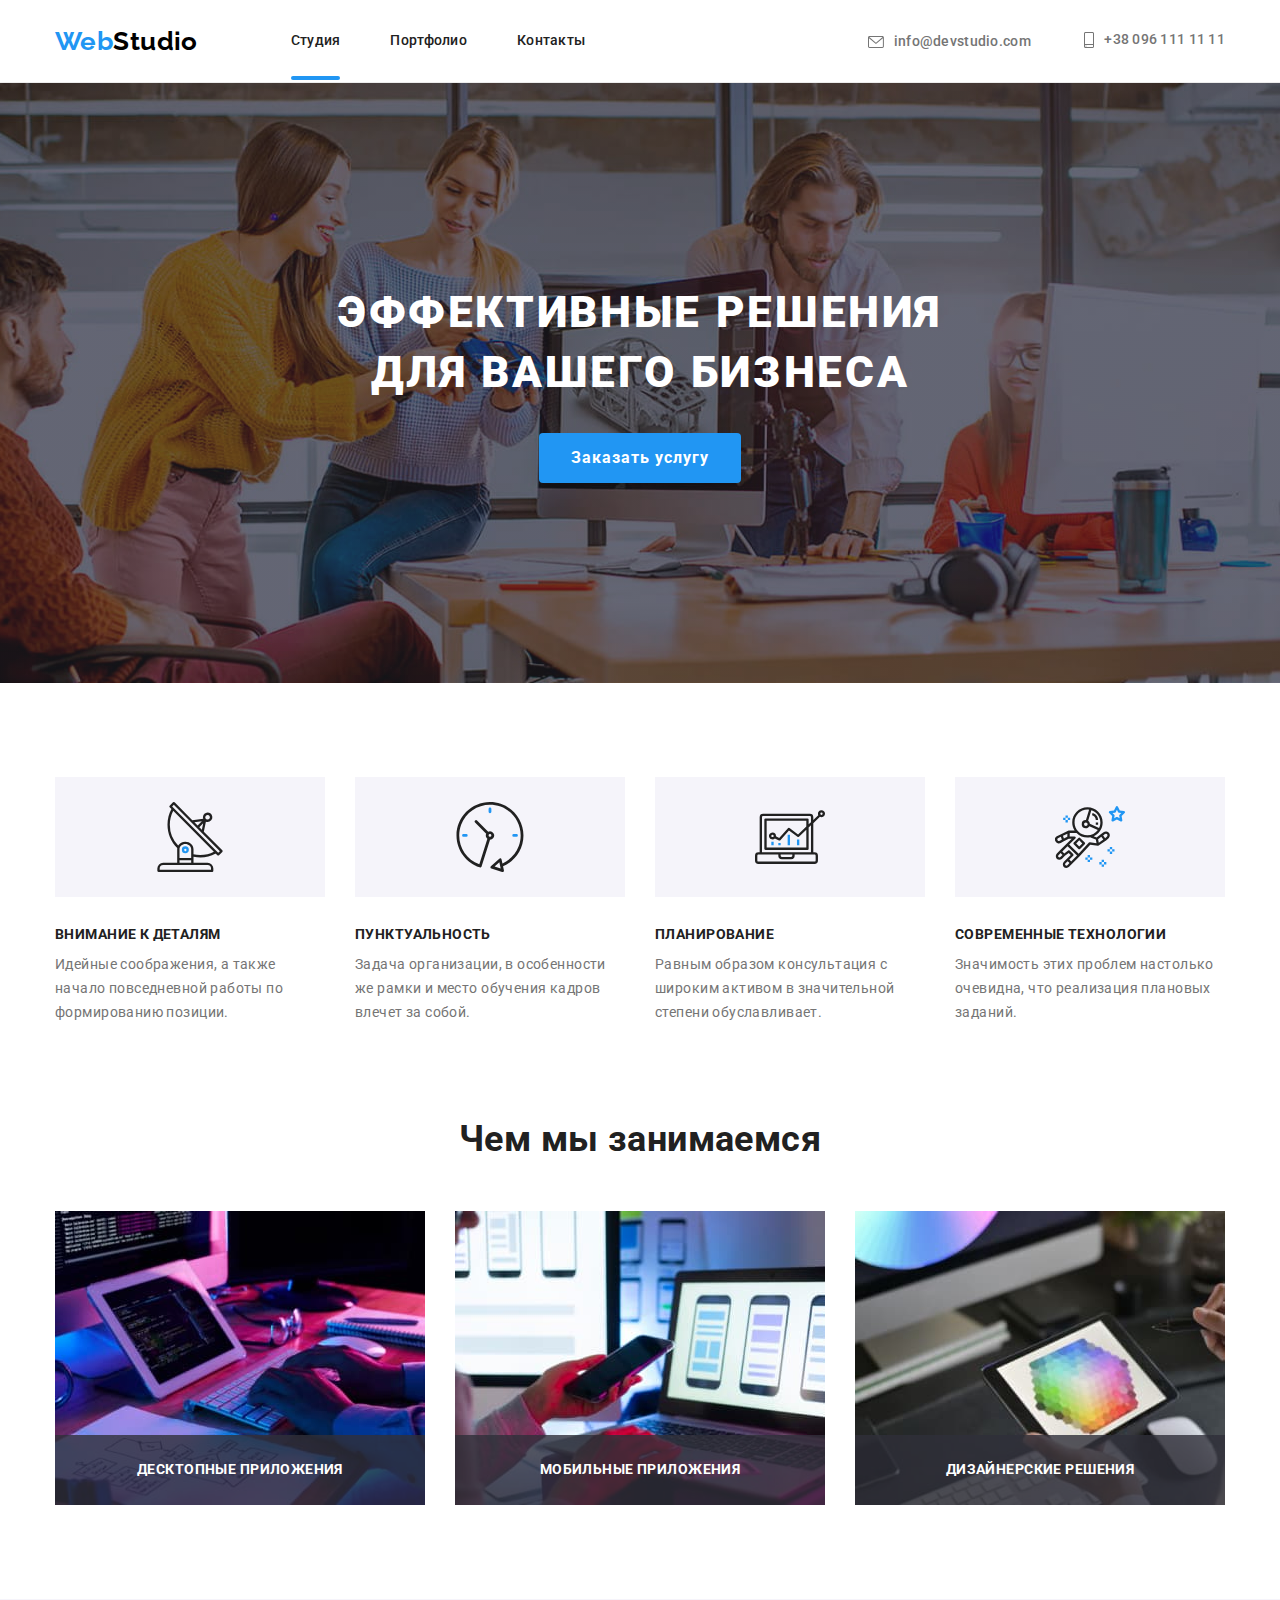
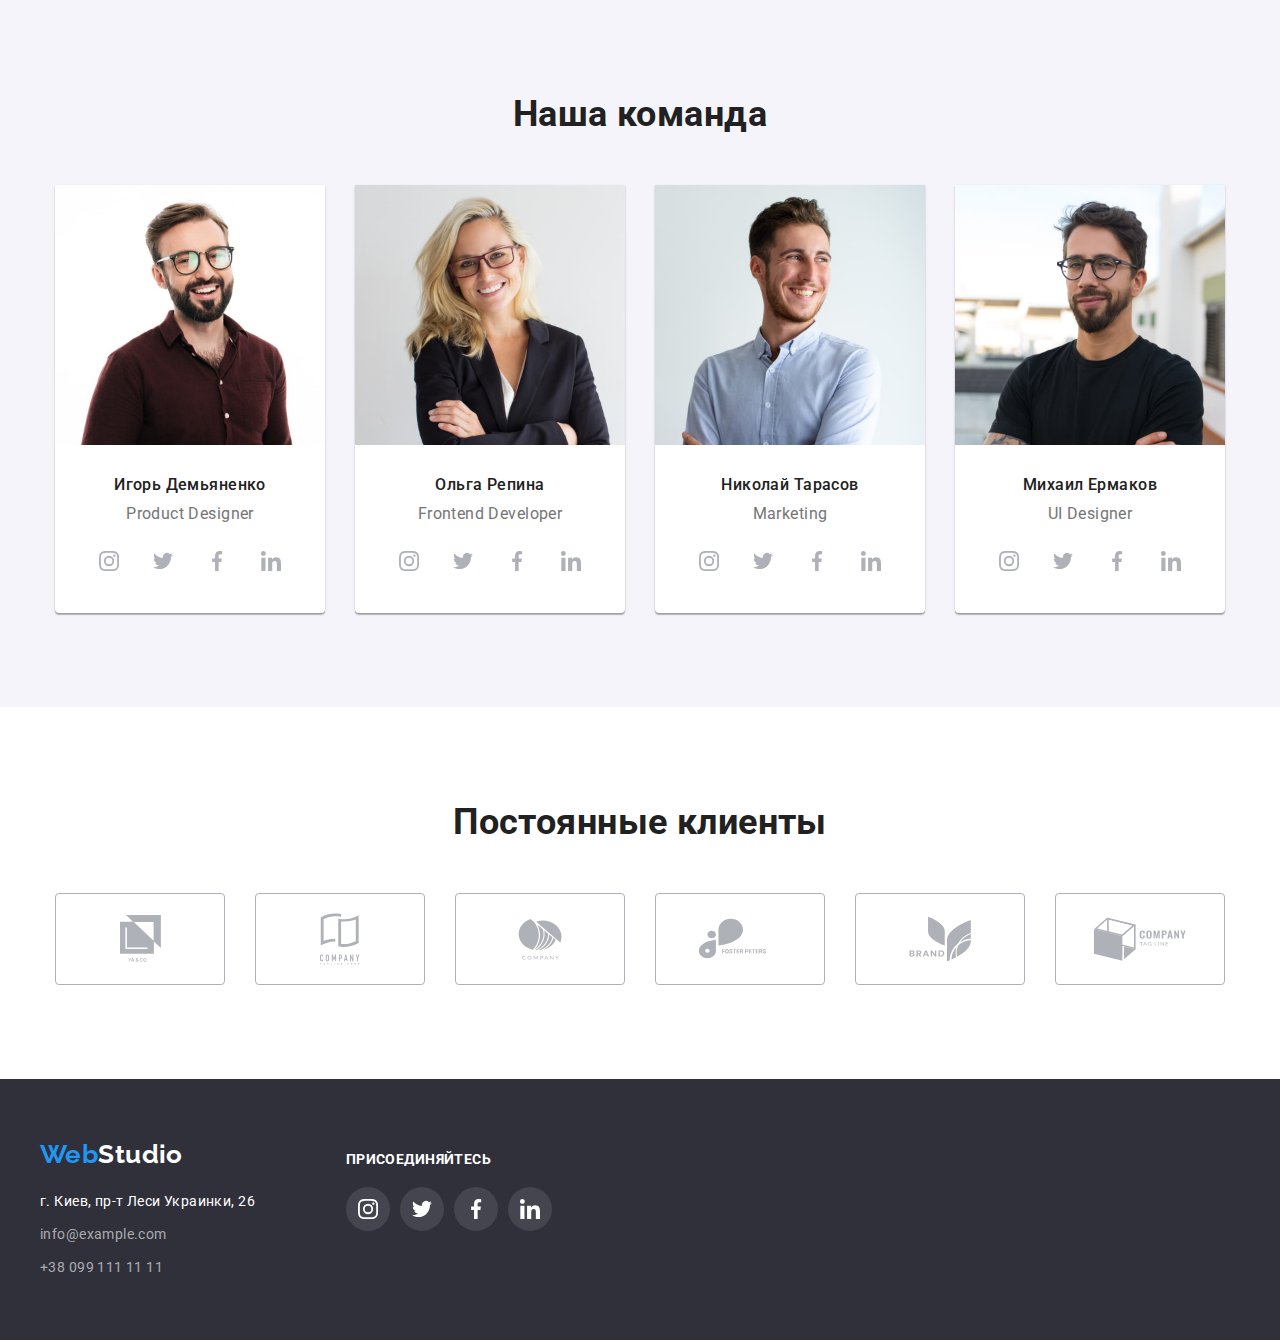
<file: index.html>
<!DOCTYPE html>
<html lang="ru">
<head>
    <meta charset="UTF-8">
    <meta http-equiv="X-UA-Compatible" content="IE=edge">
    <meta name="viewport" content="width=device-width, initial-scale=1.0">
    <title>WebStudio</title>
    <link rel="preconnect" href="https://fonts.googleapis.com">
    <link rel="preconnect" href="https://fonts.gstatic.com" crossorigin>
    <link href="https://fonts.googleapis.com/css2?family=Raleway:wght@700&family=Roboto:wght@400;500;700;900&display=swap"
        rel="stylesheet">
    <link rel="stylesheet" href="./css/modern-normalize.css">
    <link rel="stylesheet" href="./css/styles.css">
</head>

<body>

    <!-- HEADER -->

    <header class="header">
        <div class="container header-container">
            <a href="./index.html" class="logo"><span class="logo-part">Web</span>Studio</a>
            <nav class="nav">
                <ul class="nav-items">
                    <li class="item"><a href="./index.html" class="nav-link current">Студия</a></li>
                    <li class="item"><a href="./portfolio.html" class="nav-link">Портфолио</a></li>
                    <li class="item"><a href="" class="nav-link">Контакты</a></li>
                </ul>
            </nav>
            <div class="header-contacts">
                <a href="mailto:info@devstudio.com" class="header-link"><svg class="icon-contact" width="16" height="12"><use href="./images/symbol-defs.svg#envelope"></use></svg>info@devstudio.com</a>
                <a href="tel:+380961111111" class="header-link"><svg class="icon-contact" width="10" height="16">
                    <use href="./images/symbol-defs.svg#smartphone"></use>
                </svg>+38 096 111 11 11</a>
            </div>
        </div>
    </header>

    <!-- MAIN -->

    <main>

        <!-- Hero -->

        <section class="hero">
            <h1 class="hero-title">Эффективные решения<br>для вашего бизнеса</h1>
            <button type="button" class="hero-btn btn" data-modal-open>Заказать услугу</button>
        </section>

        <!-- Особенности ------ FEATURES -->

        <section class="section features">
            <div class="container">
                <h2 class="section-title hidden">Особенности</h2>
                <ul class="features-list">
                    <li class="item item-antenna">
                        <div class="icon-block">
                            <svg class="features-icon" width="70" height="70">
                                <use href="./images/symbol-defs.svg#antenna">
                                </use>
                            </svg>
                        </div>
                        <h3 class="features-subtitle">
                            Внимание к деталям
                        </h3>
                        <p class="features-content">Идейные соображения, а также начало повседневной работы по формированию позиции.
                        </p>
                    </li>
                    <li class="item item-clock">
                        <div class="icon-block">
                            <svg class="features-icon" width="70" height="70">
                                <use href="./images/symbol-defs.svg#clock">
                                </use>
                            </svg>
                        </div>
                        <h3 class="features-subtitle">Пунктуальность</h3>
                        <p class="features-content">Задача организации, в особенности же рамки и место обучения кадров влечет за
                            собой.</p>
                    </li>
                    <li class="item item-comp">
                        <div class="icon-block">
                            <svg class="features-icon" width="70" height="70">
                                <use href="./images/symbol-defs.svg#diagram">
                                </use>
                            </svg>
                        </div>
                        <h3 class="features-subtitle">Планирование</h3>
                        <p class="features-content">Равным образом консультация с широким активом в значительной степени
                            обуславливает.</p>
                    </li>
                    <li class="item item-astronaut">
                        <div class="icon-block">
                            <svg class="features-icon" width="70" height="70">
                                <use href="./images/symbol-defs.svg#astronaut">
                                </use>
                            </svg>
                        </div>
                        <h3 class="features-subtitle">Современные технологии</h3>
                        <p class="features-content">Значимость этих проблем настолько очевидна, что реализация плановых заданий.</p>
                    </li>
                </ul>
            </div>
        </section>

        <!-- Чем Занимаемся ------- EXAMPLES-->

        <section class="section examples">
            <div class="container">
                <h2 class="section-title examples-title">Чем мы занимаемся</h2>
                <ul class="examples-list">
                    <li class="item example-item">
                        <img src="./images/duties/duty1.jpg" alt="Занятие 1" width="370" class="examples-img">
                        <h3 class="example-hover">Десктопные приложения</h3>
                    </li>
                    <li class="item example-item">
                        <img src="./images/duties/duty2.jpg" alt="Занятие 2" width="370" class="examples-img">
                        <h3 class="example-hover">Мобильные приложения</h3>
                    </li>
                    <li class="item example-item">
                        <img src="./images/duties/duty3.jpg" alt="Занятие 3" width="370" class="examples-img">
                        <h3 class="example-hover">Дизайнерские решения</h3>
                    </li>
                </ul>
            </div>
        </section>

        <!-- Наша команда -------TEAM-->

        <section class="section team">
            <div class="container">
                <h2 class="section-title team-title">Наша команда</h2>
                <ul class="team-list">
                    <li class="item">
                        <img src="./images/team/team1.jpg" alt="Игорь Демьяненко" width="270" class="team-img">
                        <div class="team-content">
                            <h3 class="team-name">Игорь Демьяненко</h3>
                            <p lang="en" class="team-info">Product Designer</p>
                            <ul class="social">
                                <li class="item">
                                    <a class="social-link" href="" aria-label="instagram">
                                        <svg width="20" height="20">
                                            <use href="./images/symbol-defs.svg#instagram">
                                            </use>
                                        </svg>
                                    </a>
                                </li>
                                <li class="item">
                                    <a class="social-link" href="" aria-label="twitter">
                                        <svg width="20" height="20">
                                            <use href="./images/symbol-defs.svg#twitter">
                                            </use>
                                        </svg>
                                    </a>
                                </li>
                                <li class="item">
                                    <a class="social-link" href="" aria-label="facebook">
                                        <svg width="20" height="20">
                                            <use href="./images/symbol-defs.svg#facebook">
                                            </use>
                                        </svg>
                                    </a>
                                </li>
                                <li class="item">
                                    <a class="social-link" href="" aria-label="linkedin">
                                        <svg width="20" height="20">
                                            <use href="./images/symbol-defs.svg#linkedin">
                                            </use>
                                        </svg>
                                    </a>
                                </li>
                            </ul>
                        </div>
                    </li>
                    <li class="item">
                        <img src="./images/team/team2.jpg" alt="Ольга Репина" width="270" class="team-img">
                        <div class="team-content">
                            <h3 class="team-name">Ольга Репина</h3>
                            <p lang="en" class="team-info">Frontend Developer</p>
                            <ul class="social">
                                <li class="item">
                                    <a class="social-link" href="" aria-label="instagram">
                                        <svg width="20" height="20">
                                            <use href="./images/symbol-defs.svg#instagram">
                                            </use>
                                        </svg>
                                    </a>
                                </li>
                                <li class="item">
                                    <a class="social-link" href="" aria-label="twitter">
                                        <svg width="20" height="20">
                                            <use href="./images/symbol-defs.svg#twitter">
                                            </use>
                                        </svg>
                                    </a>
                                </li>
                                <li class="item">
                                    <a class="social-link" href="" aria-label="facebook">
                                        <svg width="20" height="20">
                                            <use href="./images/symbol-defs.svg#facebook">
                                            </use>
                                        </svg>
                                    </a>
                                </li>
                                <li class="item">
                                    <a class="social-link" href="" aria-label="linkedin">
                                        <svg width="20" height="20">
                                            <use href="./images/symbol-defs.svg#linkedin">
                                            </use>
                                        </svg>
                                    </a>
                                </li>
                            </ul>
                        </div>
                    </li>
                    <li class="item">
                        <img src="./images/team/team3.jpg" alt="Николай Тарасов" width="270" class="team-img">
                        <div class="team-content">
                            <h3 class="team-name">Николай Тарасов</h3>
                            <p lang="en" class="team-info">Marketing</p>
                            <ul class="social">
                                <li class="item">
                                    <a class="social-link" href="" aria-label="instagram">
                                        <svg width="20" height="20">
                                            <use href="./images/symbol-defs.svg#instagram">
                                            </use>
                                        </svg>
                                    </a>
                                </li>
                                <li class="item">
                                    <a class="social-link" href="" aria-label="twitter">
                                        <svg width="20" height="20">
                                            <use href="./images/symbol-defs.svg#twitter">
                                            </use>
                                        </svg>
                                    </a>
                                </li>
                                <li class="item">
                                    <a class="social-link" href="" aria-label="facebook">
                                        <svg width="20" height="20">
                                            <use href="./images/symbol-defs.svg#facebook">
                                            </use>
                                        </svg>
                                    </a>
                                </li>
                                <li class="item">
                                    <a class="social-link" href="" aria-label="linkedin">
                                        <svg width="20" height="20">
                                            <use href="./images/symbol-defs.svg#linkedin">
                                            </use>
                                        </svg>
                                    </a>
                                </li>
                            </ul>
                        </div>
                    </li>
                    <li class="item">
                        <img src="./images/team/team4.jpg" alt="Михаил Ермаков" width="270" class="team-img">
                        <div class="team-content">
                            <h3 class="team-name">Михаил Ермаков</h3>
                            <p lang="en" class="team-info">UI Designer</p>
                            <ul class="social">
                                <li class="item">
                                    <a class="social-link" href="" aria-label="instagram">
                                        <svg width="20" height="20">
                                            <use href="./images/symbol-defs.svg#instagram">
                                            </use>
                                        </svg>
                                    </a>
                                </li>
                                <li class="item">
                                    <a class="social-link" href="" aria-label="twitter">
                                        <svg width="20" height="20">
                                            <use href="./images/symbol-defs.svg#twitter">
                                            </use>
                                        </svg>
                                    </a>
                                </li>
                                <li class="item">
                                    <a class="social-link" href="" aria-label="facebook">
                                        <svg width="20" height="20">
                                            <use href="./images/symbol-defs.svg#facebook">
                                            </use>
                                        </svg>
                                    </a>
                                </li>
                                <li class="item">
                                    <a class="social-link" href="" aria-label="linkedin">
                                        <svg width="20" height="20">
                                            <use href="./images/symbol-defs.svg#linkedin">
                                            </use>
                                        </svg>
                                    </a>
                                </li>
                            </ul>
                        </div>
                    </li>
                </ul>
            </div>
        </section>

        <!-- Our CLIENTS -->

        <section class="section clients">
            <div class="container">
                <h2 class="section-title client-title">Постоянные клиенты</h2>
                <ul class="client-list">
                    <li class="item">
                        <a class="client-link" href="" aria-label="client1" ><svg width="41" height="47"><use href="./images/symbol-defs.svg#client1"></use></svg></a>
                    </li>
                    <li class="item">
                        <a class="client-link" href="" aria-label="client2"><svg width="40" height="52"><use href="./images/symbol-defs.svg#client2"></use></svg></a>
                    </li>
                    <li class="item">
                        <a class="client-link" href="" aria-label="client3"><svg width="44" height="42"><use href="./images/symbol-defs.svg#client3"></use></svg></a>
                    </li>
                    <li class="item">
                        <a class="client-link" href="" aria-label="client4"><svg width="85" height="41"><use href="./images/symbol-defs.svg#client4"></use></svg></a>
                    </li>
                    <li class="item">
                        <a class="client-link" href="" aria-label="client5"><svg width="63" height="46"><use href="./images/symbol-defs.svg#client5"></use></svg></a>
                    </li>
                    <li class="item">
                        <a class="client-link" href="" aria-label="client6"><svg width="94" height="44"><use href="./images/symbol-defs.svg#client6"></use></svg></a>
                    </li>
                </ul>
            </div>

        </section>
    </main>


    <!-- Footer -->


    <footer class="footer">
        <div class="container footer">
            <div class="footer-address">
                <a href="./index.html" class="logo"><span class="logo-part">Web</span><span class="logo-bot">Studio</span></a>
                <address class="address">
                    <ul class="footer-list">
                        <li class="item">
                            <a href="" class="address-city">г. Киев, пр-т Леси Украинки, 26</a>
                        </li>
                        <li class="item">
                            <a href="mailto:info@example.com" class="address-contact">info@example.com</a>
                        </li>
                        <li class="item">
                            <a href="tel:+380991111111" class="address-contact">+38 099 111 11 11</a>
                        </li>
                    </ul>
                </address>
            </div>

            <div class="footer-conect">
                <b class="conect-title">присоединяйтесь</b>
                <ul class="social">
                    <li class="item">
                        <a class="social-link conect-link" href="" aria-label="instagram">
                            <svg width="20" height="20">
                                <use href="./images/symbol-defs.svg#instagram">
                                </use>
                            </svg>
                        </a>
                    </li>
                    <li class="item">
                        <a class="social-link conect-link" href="" aria-label="twitter">
                            <svg width="20" height="20">
                                <use href="./images/symbol-defs.svg#twitter">
                                </use>
                            </svg>
                        </a>
                    </li>
                    <li class="item">
                        <a class="social-link conect-link" href="" aria-label="facebook">
                            <svg width="20" height="20">
                                <use href="./images/symbol-defs.svg#facebook">
                                </use>
                            </svg>
                        </a>
                    </li>
                    <li class="item">
                        <a class="social-link conect-link" href="" aria-label="linkedin">
                            <svg width="20" height="20">
                                <use href="./images/symbol-defs.svg#linkedin">
                                </use>
                            </svg>
                        </a>
                    </li>
                </ul>
            </div>
        </div>
    </footer>
    <!--  MODALKA-->

    <div class="backdrop is-hidden" data-modal>
        <div class="modal">
            <button class="modal-btn" data-modal-close>
                <svg width="18" height="18">
                <use href="./images/symbol-defs.svg#vector"></use>
                </svg>
            </button>
        </div>
    </div>

<script src="./js/modal.js"></script>
</body>

</html>
</file>
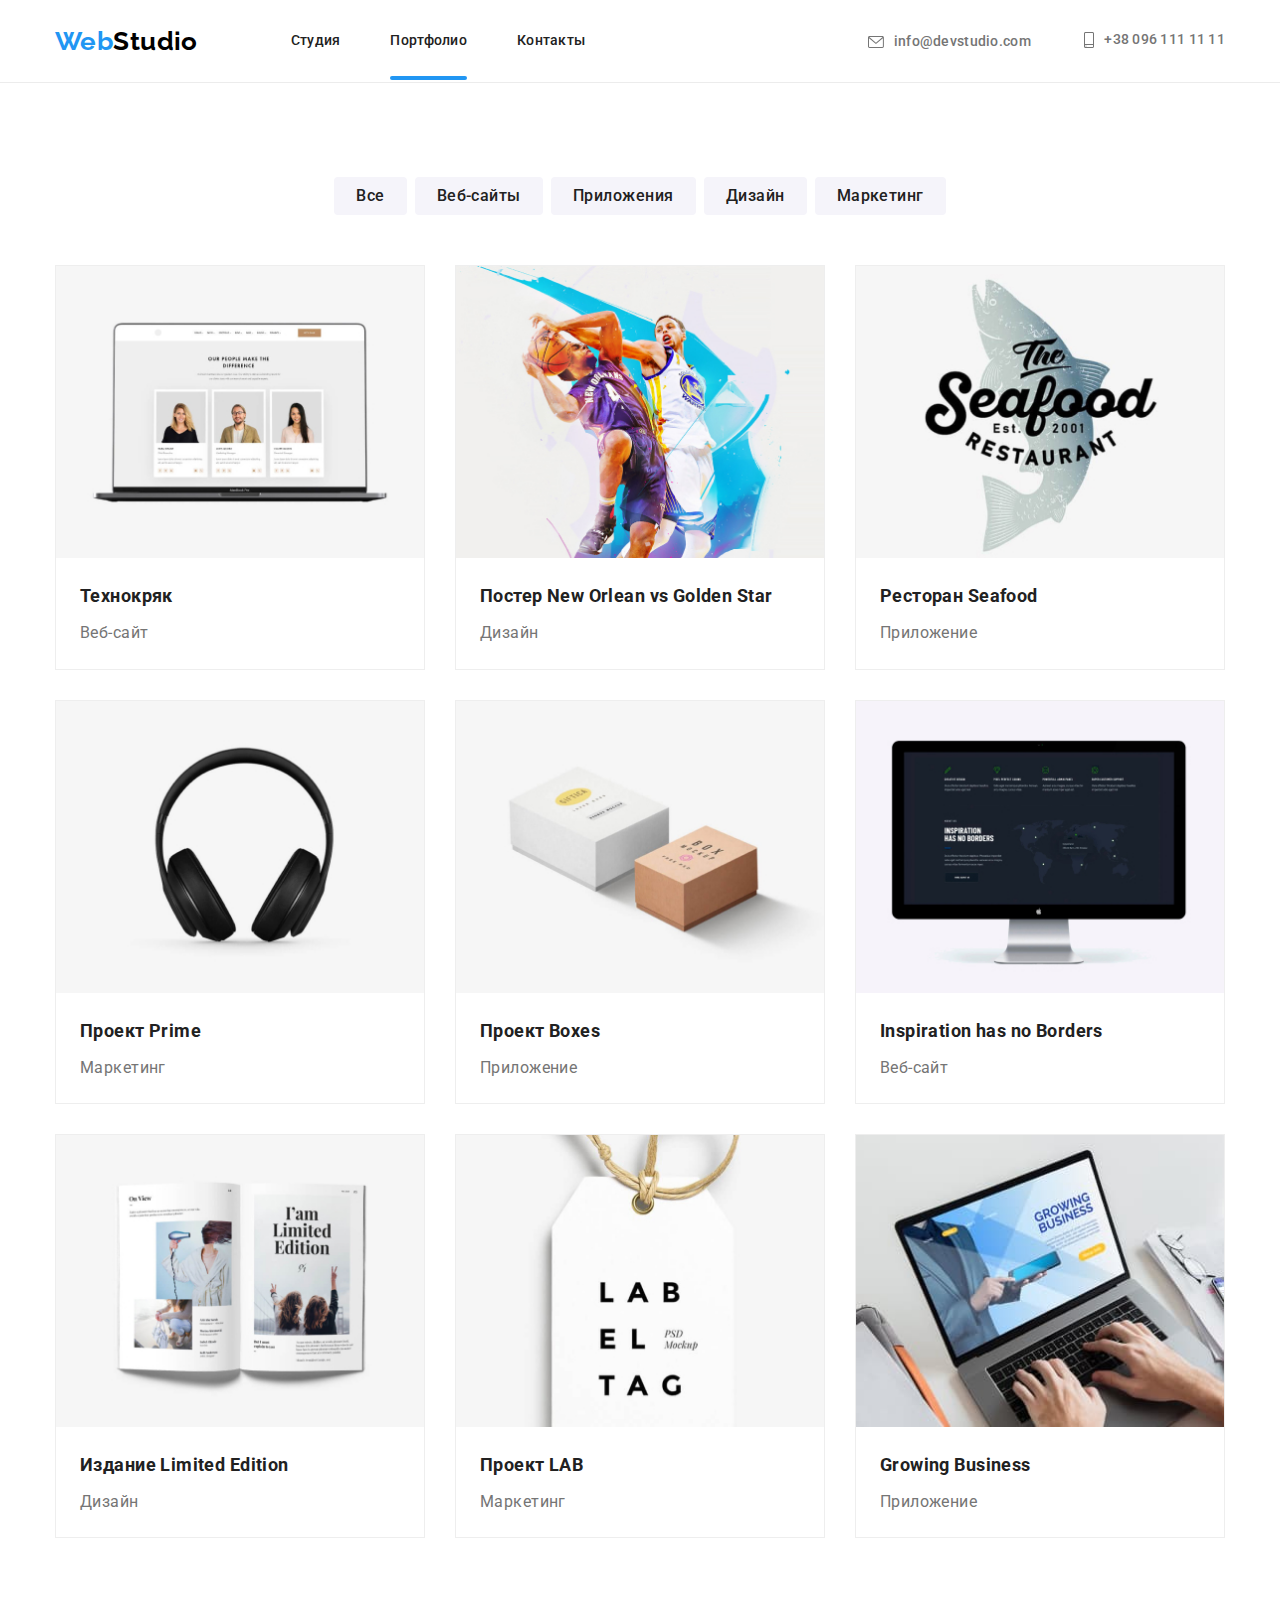
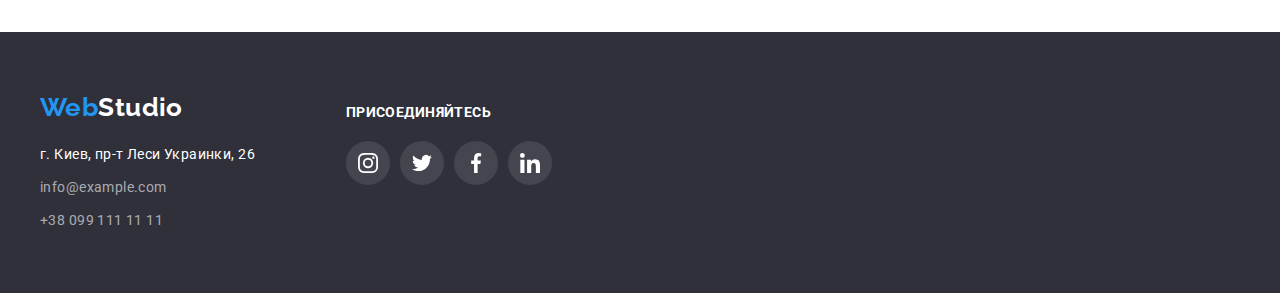
<file: portfolio.html>
<!DOCTYPE html>
<html lang="ru">
<head>
    <meta charset="UTF-8">
    <meta http-equiv="X-UA-Compatible" content="IE=edge">
    <meta name="viewport" content="width=device-width, initial-scale=1.0">
    <title>Portfolio</title>
    <link rel="preconnect" href="https://fonts.googleapis.com">
    <link rel="preconnect" href="https://fonts.gstatic.com" crossorigin>
    <link href="https://fonts.googleapis.com/css2?family=Raleway:wght@700&family=Roboto:wght@400;500;700;900&display=swap"
        rel="stylesheet">
    <link rel="stylesheet" href="./css/modern-normalize.css">
    <link rel="stylesheet" href="./css/styles.css">
</head>
<body>

<!-- HEADER -->

    <header class="header">
        <div class="container header-container">
            <a href="./index.html" class="logo"><span class="logo-part">Web</span>Studio</a>
            <nav class="nav">
                <ul class="nav-items">
                    <li class="item"><a href="./index.html" class="nav-link">Студия</a></li>
                    <li class="item"><a href="./portfolio.html" class="nav-link current">Портфолио</a></li>
                    <li class="item"><a href="" class="nav-link">Контакты</a></li>
                </ul>
            </nav>
            <div class="header-contacts">
                <a href="mailto:info@devstudio.com" class="header-link"><svg class="icon-contact" width="16"
                        height="12">
                        <use href="./images/symbol-defs.svg#envelope"></use>
                    </svg>info@devstudio.com</a>
                <a href="tel:+380961111111" class="header-link"><svg class="icon-contact" width="10" height="16">
                        <use href="./images/symbol-defs.svg#smartphone"></use>
                    </svg>+38 096 111 11 11</a>
            </div>
        </div>
    </header>

    <!-- Портфолио -->

    <main class="main">
        <section class="section section-portfolio">

                <div class="container">
                    <h1 class="portfolio-title hidden">Портфолио</h1>
                    
                    <ul class="filter">
                        <li class="item">
                            <button type="button" class="filter-btn btn">Все</button>
                        </li>
                        <li class="item">
                            <button type="button" class="filter-btn btn">Веб-сайты</button>
                        </li>
                        <li class="item">
                            <button type="button" class="filter-btn btn">Приложения</button>
                        </li>
                        <li class="item">
                            <button type="button" class="filter-btn btn">Дизайн</button>
                        </li>
                        <li class="item">
                            <button type="button" class="filter-btn btn">Маркетинг</button>
                        </li>
                    </ul>
                </div>
                
            <!--  Карточки -->
            
                <div class="container">
                    <ul class="filter-list">
                        <li class="item">
                            <a href="" class="portfolio-link">
                                <div class="img-block">
                                    <img src="./images/portfolio/img1.jpg" alt="Технокряк" class="porfolio-img">
                                    <p class="img-text">Технокряк это современная площадка распространения коронавируса. Компании используют эту платформу для цифрового
                                    шпионажа и атак на защищённые сервера конкурентов.</p>
                                </div>
                                <div class="portfolio-content">
                                    <h2 class="portfolio-subtitle">Технокряк</h2>
                                    <p class="portfolio-text">Веб-сайт</p>
                                </div>
                            </a>
                        </li>
                        <li class="item">
                            <a href="" class="portfolio-link">
                                <div class="img-block">
                                    <img src="./images/portfolio/img2.jpg" alt="Постер New Orlean vs Golden Star" class="porfolio-img">
                                    <p class="img-text">Технокряк это современная площадка распространения коронавируса. Компании используют эту платформу для цифрового шпионажа и атак на защищённые сервера конкурентов.</p>
                                </div>
                                <div class="portfolio-content">
                                    <h2 class="portfolio-subtitle">Постер New Orlean vs Golden Star</h2>
                                    <p class="portfolio-text">Дизайн</p>
                                </div>
                            </a>
                        </li>
                        <li class="item">
                            <a href="" class="portfolio-link">
                                <div class="img-block">
                                    <img src="./images/portfolio/img3.jpg" alt="Ресторан Seafood" class="porfolio-img">
                                    <p class="img-text">Технокряк это современная площадка распространения коронавируса. Компании используют эту платформу для цифрового шпионажа и атак на защищённые сервера конкурентов.</p>
                                </div>
                                <div class="portfolio-content">
                                    <h2 class="portfolio-subtitle">Ресторан Seafood</h2>
                                    <p class="portfolio-text">Приложение</p>
                                </div>
                            </a>
                        </li>
                        <li class="item">
                            <a href="" class="portfolio-link">
                                <div class="img-block">
                                    <img src="./images/portfolio/img4.jpg" alt="Проект Prime" class="porfolio-img">
                                    <p class="img-text">Технокряк это современная площадка распространения коронавируса. Компании используют эту платформу для цифрового шпионажа и атак на защищённые сервера конкурентов.</p>
                                </div>
                                <div class="portfolio-content">
                                    <h2 class="portfolio-subtitle">Проект Prime</h2>
                                    <p class="portfolio-text">Маркетинг</p>
                                </div>
                            </a>
                        </li>
                        <li class="item">
                            <a href="" class="portfolio-link">
                                <div class="img-block">
                                    <img src="./images/portfolio/img5.jpg" alt="Проект Boxes" class="porfolio-img">
                                    <p class="img-text">Технокряк это современная площадка распространения коронавируса. Компании используют эту платформу для цифрового шпионажа и атак на защищённые сервера конкурентов.</p>
                                </div>
                                <div class="portfolio-content">
                                    <h2 class="portfolio-subtitle">Проект Boxes</h2>
                                    <p class="portfolio-text">Приложение</p>
                                </div>
                            </a>
                        </li>
                        <li class="item">
                            <a href="" class="portfolio-link">
                                <div class="img-block">
                                    <img src="./images/portfolio/img6.jpg" alt="Inspiration has no Borders" class="porfolio-img">
                                    <p class="img-text">Технокряк это современная площадка распространения коронавируса. Компании используют эту платформу для цифрового шпионажа и атак на защищённые сервера конкурентов.</p>
                                </div>
                                <div class="portfolio-content">
                                    <h2 class="portfolio-subtitle">Inspiration has no Borders</h2>
                                    <p class="portfolio-text">Веб-сайт</p>
                                </div>
                            </a>
                        </li>
                        <li class="item">
                            <a href="" class="portfolio-link">
                                <div class="img-block">
                                    <img src="./images/portfolio/img7.jpg" alt="Издание Limited Edition" class="porfolio-img">
                                    <p class="img-text">Технокряк это современная площадка распространения коронавируса. Компании используют эту платформу для цифрового шпионажа и атак на защищённые сервера конкурентов.</p>
                                </div>
                                <div class="portfolio-content">
                                    <h2 class="portfolio-subtitle">Издание Limited Edition</h2>
                                    <p class="portfolio-text">Дизайн</p>
                                </div>
                            </a>
                        </li>
                        <li class="item">
                            <a href="" class="portfolio-link">
                                <div class="img-block">
                                    <img src="./images/portfolio/img8.jpg" alt="Проект LAB" class="porfolio-img">
                                    <p class="img-text">Технокряк это современная площадка распространения коронавируса. Компании используют эту платформу для цифрового шпионажа и атак на защищённые сервера конкурентов.</p>
                                </div>
                                <div class="portfolio-content">
                                    <h2 class="portfolio-subtitle">Проект LAB</h2>
                                    <p class="portfolio-text">Маркетинг</p>
                                </div>
                            </a>
                        </li>
                        <li class="item">
                            <a href="" class="portfolio-link">
                                <div class="img-block">
                                <img src="./images/portfolio/img9.jpg" alt="Growing Business" class="porfolio-img">
                                    <p class="img-text">Технокряк это современная площадка распространения коронавируса. Компании используют эту платформу для цифрового шпионажа и атак на защищённые сервера конкурентов.</p>
                                </div>
                                <div class="portfolio-content">
                                    <h2 class="portfolio-subtitle">Growing Business</h2>
                                    <p class="portfolio-text">Приложение</p>
                                </div>
                            </a>
                        </li>
                    </ul>
                </div>

        </section>
    </main>

    <!-- Footer -->



    <footer class="footer">
        <div class="container footer">
            <div class="footer-address">
                <a href="./index.html" class="logo"><span class="logo-part">Web</span><span
                        class="logo-bot">Studio</span></a>
                <address class="address">
                    <ul class="footer-list">
                        <li class="item">
                            <a href="" class="address-city">г. Киев, пр-т Леси Украинки, 26</a>
                        </li>
                        <li class="item">
                            <a href="mailto:info@example.com" class="address-contact">info@example.com</a>
                        </li>
                        <li class="item">
                            <a href="tel:+380991111111" class="address-contact">+38 099 111 11 11</a>
                        </li>
                    </ul>
                </address>
            </div>
    
            <div class="footer-conect">
                <b class="conect-title">присоединяйтесь</b>
                <ul class="social">
                    <li class="item">
                        <a class="social-link conect-link" href="" aria-label="instagram">
                            <svg width="20" height="20">
                                <use href="./images/symbol-defs.svg#instagram">
                                </use>
                            </svg>
                        </a>
                    </li>
                    <li class="item">
                        <a class="social-link conect-link" href="" aria-label="twitter">
                            <svg width="20" height="20">
                                <use href="./images/symbol-defs.svg#twitter">
                                </use>
                            </svg>
                        </a>
                    </li>
                    <li class="item">
                        <a class="social-link conect-link" href="" aria-label="facebook">
                            <svg width="20" height="20">
                                <use href="./images/symbol-defs.svg#facebook">
                                </use>
                            </svg>
                        </a>
                    </li>
                    <li class="item">
                        <a class="social-link conect-link" href="" aria-label="linkedin">
                            <svg width="20" height="20">
                                <use href="./images/symbol-defs.svg#linkedin">
                                </use>
                            </svg>
                        </a>
                    </li>
                </ul>
            </div>
        </div>
    </footer>
    
</body>
</html>
</file>
<file: css/styles.css>
:root {
  --primery-color: #757575;
  --secondary-title-color: #212121;
  --hover-main-color: #2196f3;
  --main-white-color: #ffffff;
  --main-bg-color: #2f303a;
  --item-bg-color: #f5f4fa;
  --icon-no-hover: #afb1b8;
}
/* html {
  box-sizing: border-box;
}
*,
*::after,
*::before {
  box-sizing: inherit;
} */
body {
  font-family: Roboto, sans-serif;
  font-size: 14px;
  color: var(--primery-color);
  font-weight: 400;
  letter-spacing: 0.03em;
  line-height: 1.71;
}
ul {
  list-style: none;
  margin: 0;
  padding: 0;
}

h1,
h2,
h3,
h4,
h5,
h6,
p {
  margin: 0;
  padding: 0;
}

.section-title.hidden,
.portfolio-title.hidden {
  position: absolute;
  width: 1px;
  height: 1px;
  margin: -1px;
  border: 0;
  padding: 0;

  white-space: nowrap;
  clip-path: inset(100%);
  clip: rect(0 0 0 0);
  overflow: hidden;
}

/* --------CONTAINER---------- */

.container {
  width: 1200px;
  padding: 0 15px;
  margin: 0 auto;
}

/* ----------MODAL---------- */

.backdrop {
  position: fixed;
  top: 0;
  left: 0;

  width: 100vw;
  height: 100vh;
  background-color: rgba(0, 0, 0, 0.2);
  transition: opacity 0.25s cubic-bezier(0.4, 0, 0.2, 1);
}

.modal {
  position: absolute;
  top: 50%;
  left: 50%;
  transform: translate(-50%, -50%);

  min-width: 528px;
  min-height: 581px;
  background-color: var(--main-white-color);
}
.backdrop.is-hidden {
  opacity: 0;
  pointer-events: none;
  visibility: hidden;
}
.modal-btn {
  position: absolute;
  top: 8px;
  right: 8px;

  display: inline-flex;
  align-items: center;
  justify-content: center;
  height: 30px;
  width: 30px;
  border: 1px solid rgba(0, 0, 0, 0.1);
  border-radius: 50%;
  background-color: #fff;
  cursor: pointer;
}

/* --------Buttons--------------------- */

.btn {
  font-size: 16px;
  cursor: pointer;
  border-radius: 4px;
  border: 0;
}
.hero-btn {
  /* display: inline-block; */
  font-weight: 700;
  line-height: 1.88;
  align-items: center;
  letter-spacing: 0.06em;
  padding: 10px 32px;
  color: var(--main-white-color);
  background-color: var(--hover-main-color);
  box-shadow: 0px 4px 4px rgba(0, 0, 0, 0.15);
  /* margin-bottom: 200px; */
  transition: color 0.25s cubic-bezier(0.4, 0, 0.2, 1),
    background-color 0.25s cubic-bezier(0.4, 0, 0.2, 1);
}
.hero-btn:hover,
.hero-btn:focus {
  color: var(--secondary-title-color);
  background-color: var(--main-white-color);
}

/* ----------------Header---------- */

.header {
  border-bottom: 1px solid #ececec;
  min-height: 80px;
}
.logo {
  font-family: Raleway, sans-serif;
  font-size: 26px;
  color: #000000;
  font-weight: 700;
  line-height: 1.19;
  margin-right: 93px;
  text-decoration: none;
}
.logo-part {
  color: var(--hover-main-color);
}
.logo-bot {
  color: var(--main-white-color);
}
.nav-items {
  display: flex;
}
.nav-items > .item:not(:last-child) {
  margin-right: 50px;
}
.nav-link {
  color: var(--secondary-title-color);
}
.nav-link,
.header-link {
  font-weight: 500;
  line-height: 1.14;
  letter-spacing: 0.02em;
  text-decoration: none;
  transition: color 0.25s cubic-bezier(0.4, 0, 0.2, 1);

  padding: 32px 0;
}
.nav-link.current {
  position: relative;
  /* color: var(--hover-main-color); */
}
.nav-link.current::after {
  position: absolute;
  bottom: 0;
  left: 0;
  content: '';

  width: 100%;
  height: 4px;
  border-radius: 2px;
  background-color: var(--hover-main-color);
}
.header-link:not(:last-child) {
  margin-right: 50px;
}
.nav-link:hover,
.nav-link:focus,
.header-link:hover,
.header-link:focus {
  color: var(--hover-main-color);
  fill: var(--hover-main-color);
}
.header-link {
  display: inline-flex;
  color: var(--primery-color);
  align-items: center;
}
.container.header-container {
  display: flex;
  align-items: center;
  min-height: 100%;
}
.header-contacts {
  margin-left: auto;
}
.icon-contact {
  fill: currentColor;
  margin-right: 10px;
}

/* --------HERO---------- */

.hero {
  background-color: var(--main-bg-color);
  background-image: linear-gradient(to right, rgba(47, 48, 58, 0.4), rgba(47, 48, 58, 0.4)),
    url(../images/hero.jpg);
  background-repeat: no-repeat;
  background-position: center;
  background-size: cover;
  text-align: center;
  padding: 200px 0;
}
.hero-title {
  margin-bottom: 30px;
  font-weight: 900;
  font-size: 44px;
  line-height: 1.36;
  letter-spacing: 0.06em;
  text-transform: uppercase;
  color: var(--main-white-color);
}

/* ------------Section titles---------- */
.section {
  padding-top: 94px;
  padding-bottom: 94px;
}

.section-title {
  font-size: 36px;
  line-height: 1.17;
  text-align: center;
  color: var(--secondary-title-color);
  margin-bottom: 50px;
}

/* --------Features------ */

.features-subtitle {
  text-transform: uppercase;
  font-size: inherit;
  line-height: 1.14;
  color: var(--secondary-title-color);
  margin-bottom: 10px;
}
.features-list {
  display: flex;
  flex-wrap: wrap;
}
.features-list > .item {
  width: calc((100% - 90px) / 4);
  margin-right: 30px;
}
.features-list > .item:last-child {
  margin-right: 0px;
}
.icon-block {
  display: flex;
  justify-content: center;
  align-items: center;
  background-color: var(--item-bg-color);
  height: 120px;
  width: 270px;
  margin-bottom: 30px;
}
/* ----------EXAMPLES----------- */

.examples-list {
  display: flex;
}
.examples-list > .item:not(:last-child) {
  margin-right: 30px;
}
.examples-img {
  display: block;
}
.section.examples {
  padding-top: 0;
}
.example-item {
  position: relative;
  /* display: block; */
}
.example-hover {
  display: inline-flex;
  position: absolute;
  bottom: 0;
  left: 0;
  right: 0;
  /* transform: translateY(100%);
  opacity: 0; */

  min-height: 70px;
  justify-content: center;
  align-items: center;
  font-size: 14px;
  text-transform: uppercase;
  /* font-weight: 700; */
  line-height: 1.14;
  background: rgba(47, 48, 58, 0.8);
  color: var(--main-white-color);
}

/* ----------OUR TEAM--------- */
.section.team {
  background-color: var(--item-bg-color);
  text-align: center;
  line-height: 1.19;
}
.team-name {
  font-weight: 500;
  font-size: 16px;
  /* text-align: center; */
  color: var(--secondary-title-color);
  margin-bottom: 10px;
}
.team-info {
  font-size: 16px;
  margin-bottom: 16px;
}
.team-img {
  display: block;
  /* margin-bottom: 30px; */
}
.team-list {
  display: flex;
}
.team-list > .item:not(:last-child) {
  margin-right: 30px;
}
.team-list > .item {
  box-shadow: 0px 1px 3px rgba(0, 0, 0, 0.12), 0px 1px 1px rgba(0, 0, 0, 0.14),
    0px 2px 1px rgba(0, 0, 0, 0.2);
  border-radius: 0px 0px 4px 4px;
  /* padding-bottom: 30px; */
  background: var(--main-white-color);
}
.team-content {
  padding: 30px 0;
}
/* ----------------SOCIAL-TEAM-------------- */
.social {
  display: flex;
  justify-content: center;
}
.social-link {
  display: inline-flex;
  width: 44px;
  height: 44px;
  border-radius: 50%;
  justify-content: center;
  align-items: center;
  fill: var(--icon-no-hover);
  transition: background 0.25s cubic-bezier(0.4, 0, 0.2, 1), fill 0.25s cubic-bezier(0.4, 0, 0.2, 1);
}
.social-link:focus,
.social-link:hover {
  fill: var(--main-white-color);
  background-color: var(--hover-main-color);
}
.social > .item {
  margin-right: 10px;
}
.social > .item:last-child {
  margin: 0;
}

/* ------------CLIENT---------- */

.client-list {
  display: flex;
  justify-content: center;
}

.client-link {
  display: inline-flex;
  justify-content: center;
  align-items: center;
  width: 170px;
  height: 92px;
  border: 1px solid var(--icon-no-hover);
  border-radius: 4px;
  fill: var(--icon-no-hover);
  transition: fill 0.25s cubic-bezier(0.4, 0, 0.2, 1), border 0.25s cubic-bezier(0.4, 0, 0.2, 1);
}

.client-list > .item:not(:last-child) {
  margin-right: 30px;
}
.client-link:hover,
.client-link:focus {
  fill: var(--hover-main-color);
  border-color: var(--hover-main-color);
}
/* -----------FOOTER--------- */
/* ----------FOOTER ADDRESS-------- */
.footer {
  background-color: var(--main-bg-color);
  padding-top: 60px;
  padding-bottom: 60px;
}
.footer .logo {
  display: inline-block;
  margin-bottom: 20px;
}
.address-city {
  display: inline-block;
  text-decoration: none;
  font-style: normal;
  color: var(--main-white-color);
  transition: color 0.25s cubic-bezier(0.4, 0, 0.2, 1);
}
.address-contact {
  display: inline-block;
  /* margin-top: 9px; */
  text-decoration: none;
  font-style: normal;
  color: rgba(255, 255, 255, 0.6);
  transition: color 0.25s cubic-bezier(0.4, 0, 0.2, 1);
}
.footer-list > .item:not(:last-child) {
  margin-bottom: 9px;
}
.container.footer {
  display: flex;
  padding: 0;
}
.address-city:hover,
.address-city:focus,
.address-contact:hover,
.address-contact:focus {
  color: var(--hover-main-color);
}

/* ---------FOOTER CONECT--------- */
.footer-conect {
  padding-top: 12px;
  margin-left: 70px;
}
.conect-title {
  display: block;
  text-transform: uppercase;
  color: var(--main-white-color);
  margin-bottom: 20px;
  line-height: 1.17;
}
.social-link.conect-link {
  fill: var(--main-white-color);
  background: rgba(255, 255, 255, 0.1);
}
.social-link.conect-link:hover,
.social-link.conect-link:focus {
  background: var(--hover-main-color);
}
/* ----------PORTFOLIO PAGE--------- */

/* ----------Filter---------- */

.filter {
  display: flex;
  margin-bottom: 50px;
  justify-content: center;
}

/*-------------FILTER BTN-------  */

.filter-btn {
  line-height: 1.63;
  font-weight: 500;
  color: var(--secondary-title-color);
  letter-spacing: 0.03em;
  background-color: #f5f4fa;
  padding: 6px 22px;
  transition: color 0.25s cubic-bezier(0.4, 0, 0.2, 1),
    background-color 0.25s cubic-bezier(0.4, 0, 0.2, 1),
    box-shadow 0.25s cubic-bezier(0.4, 0, 0.2, 1);
}
.filter-btn:focus,
.filter-btn:hover {
  color: var(--main-white-color);
  background-color: var(--hover-main-color);
  box-shadow: 0px 3px 1px rgba(0, 0, 0, 0.1), 0px 1px 2px rgba(0, 0, 0, 0.08),
    0px 2px 2px rgba(0, 0, 0, 0.12);
}
.filter > .item:not(:last-child) {
  margin-right: 8px;
}

/* ----------PORTFOLIO---------- */

.filter-list {
  display: flex;
  flex-wrap: wrap;
  margin: -15px;
}
.portfolio-link {
  text-decoration: none;
}

.portfolio-subtitle {
  font-size: 18px;
  line-height: 2;
  color: var(--secondary-title-color);
  margin-bottom: 4px;
}

.portfolio-text {
  font-size: 16px;
  color: var(--primery-color);
  line-height: 1.88;
}

.filter-list > .item {
  /* width: 370px; */
  width: calc(100% / 3 - 30px);
  width: calc((100% - 90px) / 3);
  margin: 15px;
  border: 1px solid #eeeeee;
  transition: box-shadow 0.25s cubic-bezier(0.4, 0, 0.2, 1);
}
.filter-list > .item:focus,
.filter-list > .item:hover {
  box-shadow: 0px 1px 1px rgba(0, 0, 0, 0.12), 0px 4px 4px rgba(0, 0, 0, 0.06),
    1px 4px 6px rgba(0, 0, 0, 0.16);
  /* opacity: 1; */
  /* visibility: visible; */
  /* transform: translateY(-100%); */
}

.porfolio-img {
  display: block;
  max-width: 100%;
}
.portfolio-content {
  padding: 20px 24px;
}
.img-block {
  position: relative;
  overflow: hidden;
}
.filter-list > .item:hover .img-text,
.filter-list > .item:focus .img-text {
  /* opacity: 1; */
  /* visibility: visible; */
  transform: translateY(0%);
}
.img-text {
  position: absolute;
  top: 0;
  left: 0;
  right: 0;
  transform: translateY(100%);
  /* opacity: 0; */
  /* pointer-events: none; */
  /* visibility: hidden; */
  transition: transform 0.25s cubic-bezier(0.4, 0, 0.2, 1);

  overflow: hidden;
  width: 100%;
  height: 100%;
  font-size: 18px;
  line-height: 1.56;
  padding: 63px 24px;
  background-color: rgba(33, 150, 243, 0.9);
  color: var(--main-white-color);
}
</file>
